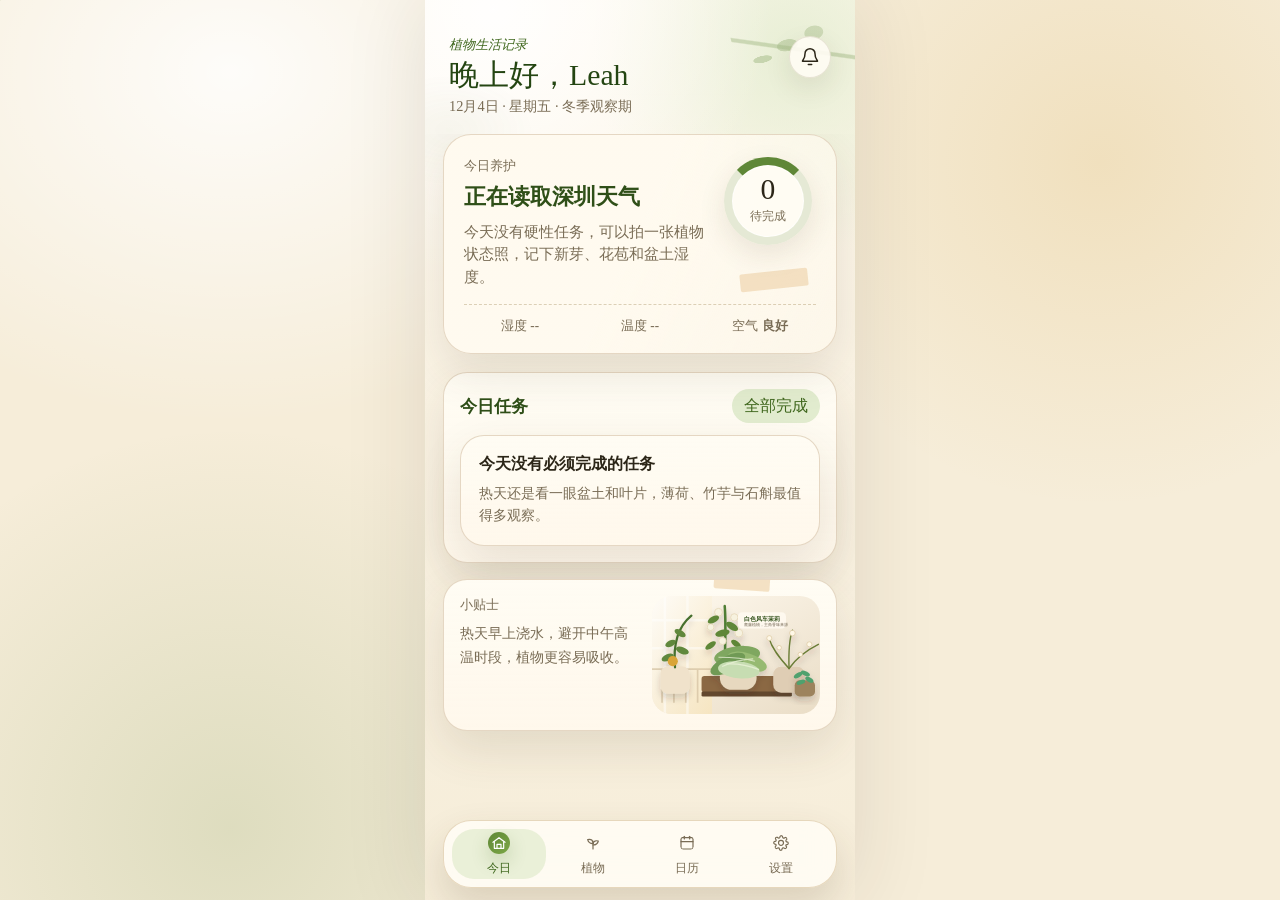
<file: index.html>
<!doctype html>
<html lang="zh-CN">
  <head>
    <meta charset="UTF-8" />
    <meta name="viewport" content="width=device-width, initial-scale=1, viewport-fit=cover" />
    <meta name="theme-color" content="#f7efdf" />
    <meta name="apple-mobile-web-app-capable" content="yes" />
    <meta name="apple-mobile-web-app-status-bar-style" content="default" />
    <title>植物生活记录</title>
    <link rel="manifest" href="./manifest.webmanifest" />
    <link rel="apple-touch-icon" href="./icon.svg" />
    <link rel="stylesheet" href="./styles.css" />
  </head>
  <body>
    <div id="app" class="phone-shell">
      <header class="app-header">
        <div>
          <p class="kicker">植物生活记录</p>
          <h1 id="greetingTitle">你好，Leah</h1>
          <p class="subline" id="dateLine"></p>
        </div>
        <button class="round-button" id="notifyBtn" type="button" aria-label="开启提醒" title="开启提醒">
          <svg viewBox="0 0 24 24" aria-hidden="true">
            <path d="M18 8a6 6 0 1 0-12 0c0 7-3 7-3 9h18c0-2-3-2-3-9"></path>
            <path d="M10 21h4"></path>
          </svg>
        </button>
      </header>

      <main class="app-content">
        <section class="view is-active" id="todayView" aria-label="今日">
          <section class="weather-card">
            <div>
              <p class="card-label">今日养护</p>
              <h2 id="todayTitle"></h2>
              <p id="todayCopy"></p>
            </div>
            <div class="task-ring">
              <span id="dueCount">0</span>
              <small>待完成</small>
            </div>
            <div class="sensor-row">
              <span>湿度 <strong id="humidityText">--</strong></span>
              <span>温度 <strong id="temperatureText">--</strong></span>
              <span>空气 <strong id="airText">--</strong></span>
            </div>
          </section>

          <section class="section-block">
            <div class="section-title">
              <h2>今日任务</h2>
              <button class="link-button" id="completeAllBtn" type="button">全部完成</button>
            </div>
            <div id="taskList" class="task-list"></div>
          </section>

          <section class="notebook-tip">
            <div>
              <p class="card-label">小贴士</p>
              <p id="dailyTip"></p>
            </div>
            <img src="./assets/balcony-preview.svg" alt="法式阳台植物预览" />
          </section>
        </section>

        <section class="view" id="plantsView" aria-label="植物档案">
          <div class="section-title top-title">
            <h2>植物档案</h2>
            <span>5 株阳台成员</span>
          </div>
          <div id="plantList" class="plant-list"></div>
        </section>

        <section class="view" id="calendarView" aria-label="花园日历">
          <div class="calendar-card">
            <div class="calendar-head">
              <button class="plain-icon" id="prevMonthBtn" type="button" aria-label="上个月">‹</button>
              <h2 id="monthLabel"></h2>
              <button class="plain-icon" id="nextMonthBtn" type="button" aria-label="下个月">›</button>
            </div>
            <div class="legend">
              <span><i class="legend-dot today-dot"></i>今天</span>
              <span><i class="legend-dot log-dot"></i>已完成</span>
              <span><i class="legend-dot plan-dot"></i>计划中</span>
            </div>
            <div id="calendarGrid" class="calendar-grid"></div>
          </div>

          <section class="section-block stats-block">
            <div class="section-title">
              <h2>本月养护摘要</h2>
              <span id="statsMonthLabel"></span>
            </div>
            <div id="monthStats" class="stats-grid"></div>
          </section>

          <section class="section-block log-block">
            <div class="section-title">
              <div>
                <h2 id="selectedDateLabel"></h2>
                <p id="selectedDateSub"></p>
              </div>
              <button class="add-button" id="openLogBtn" type="button">+ 记录</button>
            </div>
            <div id="selectedPlan" class="selected-plan"></div>
            <div id="logList" class="log-list"></div>
          </section>
        </section>

        <section class="view" id="settingsView" aria-label="设置">
          <div class="section-title top-title">
            <h2>设置</h2>
            <span>温度、提醒、指南</span>
          </div>
          <div class="settings-stack">
            <label class="setting-row">
              <span>
                <strong>热天模式</strong>
                <small>30-35 度时更频繁检查盆土</small>
              </span>
              <input id="heatMode" type="checkbox" />
            </label>
            <div class="field-row readonly-row">
              <span>植物到家日期</span>
              <strong id="arrivalDateDisplay"></strong>
            </div>
            <div class="field-row readonly-row">
              <span>每日提醒时间</span>
              <strong id="reminderTimeDisplay"></strong>
            </div>
            <div id="guideList" class="guide-list"></div>
            <button class="danger-button" id="resetBtn" type="button">重置所有记录</button>
          </div>
        </section>
      </main>

      <nav class="bottom-nav" aria-label="底部导航">
        <button class="nav-item is-active" data-view="today" type="button">
          <svg viewBox="0 0 24 24" aria-hidden="true"><path d="M3 11 12 4l9 7"></path><path d="M5 10v10h14V10"></path><path d="M9 20v-6h6v6"></path></svg>
          <span>今日</span>
        </button>
        <button class="nav-item" data-view="plants" type="button">
          <svg viewBox="0 0 24 24" aria-hidden="true"><path d="M12 21V9"></path><path d="M12 13c-4 0-7-2-8-6 4-1 7 0 8 4"></path><path d="M12 15c4 0 7-2 8-6-4-1-7 0-8 4"></path></svg>
          <span>植物</span>
        </button>
        <button class="nav-item" data-view="calendar" type="button">
          <svg viewBox="0 0 24 24" aria-hidden="true"><rect x="3" y="4" width="18" height="17" rx="2"></rect><path d="M8 2v4"></path><path d="M16 2v4"></path><path d="M3 10h18"></path></svg>
          <span>日历</span>
        </button>
        <button class="nav-item" data-view="settings" type="button">
          <svg viewBox="0 0 24 24" aria-hidden="true"><path d="M12 15.5A3.5 3.5 0 1 0 12 8a3.5 3.5 0 0 0 0 7.5Z"></path><path d="M19.4 15a1.7 1.7 0 0 0 .34 1.88l.05.05a2 2 0 1 1-2.83 2.83l-.05-.05A1.7 1.7 0 0 0 15 19.4a1.7 1.7 0 0 0-1 .6 1.7 1.7 0 0 0-.4 1.1V21a2 2 0 1 1-4 0v-.08A1.7 1.7 0 0 0 8.5 19.4a1.7 1.7 0 0 0-1.88.34l-.05.05a2 2 0 1 1-2.83-2.83l.05-.05A1.7 1.7 0 0 0 4.6 15a1.7 1.7 0 0 0-.6-1 1.7 1.7 0 0 0-1.1-.4H3a2 2 0 1 1 0-4h.08A1.7 1.7 0 0 0 4.6 8.5a1.7 1.7 0 0 0-.34-1.88l-.05-.05a2 2 0 1 1 2.83-2.83l.05.05A1.7 1.7 0 0 0 9 4.6c.38-.15.7-.36 1-.6a1.7 1.7 0 0 0 .4-1.1V3a2 2 0 1 1 4 0v.08A1.7 1.7 0 0 0 15.5 4.6a1.7 1.7 0 0 0 1.88-.34l.05-.05a2 2 0 1 1 2.83 2.83l-.05.05A1.7 1.7 0 0 0 19.4 9c.15.38.36.7.6 1 .3.25.7.4 1.1.4H21a2 2 0 1 1 0 4h-.08A1.7 1.7 0 0 0 19.4 15Z"></path></svg>
          <span>设置</span>
        </button>
      </nav>

      <div class="modal-overlay" id="logModal">
        <div class="modal-sheet" role="dialog" aria-modal="true" aria-labelledby="modalTitle">
          <div class="modal-handle"></div>
          <h2 id="modalTitle">记录今天的花园</h2>
          <span class="form-label">选择植物</span>
          <div id="plantChips" class="chip-row"></div>
          <span class="form-label">做了什么</span>
          <div id="actionChips" class="chip-row action-row"></div>
          <label class="form-label" for="logNote">备注</label>
          <textarea id="logNote" class="note-input" placeholder="叶片状态、天气、发现的问题..."></textarea>
          <div class="modal-actions">
            <button class="cancel-button" id="closeLogBtn" type="button">取消</button>
            <button class="save-button" id="saveLogBtn" type="button">保存记录</button>
          </div>
        </div>
      </div>
    </div>

    <template id="emptyTaskTemplate">
      <div class="empty-card">
        <strong>今天没有必须完成的任务</strong>
        <p>热天还是看一眼盆土和叶片，薄荷、竹芋与石斛最值得多观察。</p>
      </div>
    </template>

    <script src="./app.js" defer></script>
  </body>
</html>
</file>
<file: styles.css>
:root {
  color-scheme: light;
  --paper: #f6edd9;
  --paper-deep: #e7d7bc;
  --card: #fffaf0;
  --ink: #2c2618;
  --muted: #796c55;
  --line: #ddc9a8;
  --sage: #5f8737;
  --sage-deep: #3f671d;
  --sage-soft: #e2eccf;
  --terra: #c98555;
  --terra-soft: #f4d7bd;
  --sky: #6f9dcb;
  --sky-soft: #dceafa;
  --mint: #46a681;
  --mint-soft: #d8f0e8;
  --gold: #d39c2f;
  --gold-soft: #f8e5b7;
  --lilac: #9180bd;
  --lilac-soft: #e8e2f5;
  --rose: #d06f86;
  --rose-soft: #f5d7dd;
  --shadow: 0 18px 46px rgba(75, 58, 32, 0.12);
  --soft-shadow: 0 10px 28px rgba(68, 50, 26, 0.1);
  font-family: ui-serif, "Songti SC", "Noto Serif SC", "Source Han Serif SC", Georgia, serif;
}

* {
  box-sizing: border-box;
}

body {
  min-height: 100vh;
  margin: 0;
  color: var(--ink);
  background:
    radial-gradient(ellipse at 18% 8%, rgba(255, 255, 255, 0.85), transparent 30%),
    radial-gradient(circle at 86% 18%, rgba(211, 156, 47, 0.16), transparent 26%),
    radial-gradient(circle at 18% 92%, rgba(95, 135, 55, 0.16), transparent 30%),
    linear-gradient(135deg, rgba(95, 135, 55, 0.1) 0 1px, transparent 1px 42px),
    var(--paper);
}

button,
input,
textarea {
  font: inherit;
}

button {
  -webkit-tap-highlight-color: transparent;
}

img {
  display: block;
}

.phone-shell {
  position: relative;
  display: flex;
  width: min(100%, 430px);
  height: 100dvh;
  margin: 0 auto;
  flex-direction: column;
  overflow: hidden;
  background:
    radial-gradient(circle at 16% 1%, rgba(255, 255, 255, 0.92), transparent 29%),
    radial-gradient(circle at 86% 6%, rgba(226, 236, 207, 0.8), transparent 22%),
    linear-gradient(180deg, rgba(255, 250, 240, 0.88), rgba(246, 237, 217, 0.98)),
    repeating-linear-gradient(0deg, transparent 0 30px, rgba(221, 201, 168, 0.18) 31px);
  box-shadow: 0 0 80px rgba(42, 37, 28, 0.11);
}

.phone-shell::before,
.phone-shell::after {
  content: "";
  position: absolute;
  z-index: 0;
  pointer-events: none;
  opacity: 0.48;
}

.phone-shell::before {
  top: 8px;
  right: -30px;
  width: 150px;
  height: 86px;
  background:
    radial-gradient(ellipse at 18% 48%, rgba(95, 135, 55, 0.55) 0 9px, transparent 10px),
    radial-gradient(ellipse at 36% 38%, rgba(95, 135, 55, 0.5) 0 10px, transparent 11px),
    radial-gradient(ellipse at 55% 30%, rgba(95, 135, 55, 0.44) 0 9px, transparent 10px),
    linear-gradient(20deg, transparent 0 48%, rgba(95, 135, 55, 0.52) 49% 51%, transparent 52%);
  transform: rotate(-12deg);
}

.phone-shell::after {
  top: 70px;
  left: -68px;
  width: 185px;
  height: 120px;
  background: radial-gradient(ellipse at center, rgba(105, 121, 66, 0.11), transparent 68%);
  filter: blur(7px);
}

.app-header {
  position: relative;
  z-index: 1;
  display: flex;
  align-items: flex-start;
  justify-content: space-between;
  gap: 14px;
  padding: max(36px, env(safe-area-inset-top)) 24px 18px;
}

.kicker {
  margin: 0 0 4px;
  color: var(--sage-deep);
  font-size: 0.82rem;
  letter-spacing: 0;
  font-style: italic;
}

h1,
h2,
h3,
p {
  margin-top: 0;
}

h1 {
  margin-bottom: 6px;
  color: #244512;
  font-size: 1.86rem;
  font-weight: 500;
  line-height: 1.12;
}

.subline {
  margin-bottom: 0;
  color: var(--muted);
  font-size: 0.9rem;
}

.round-button,
.plain-icon {
  display: grid;
  place-items: center;
  border: 1px solid rgba(120, 99, 57, 0.16);
  color: var(--ink);
  background: rgba(255, 252, 244, 0.9);
  box-shadow: var(--soft-shadow);
}

.round-button {
  width: 42px;
  height: 42px;
  flex: 0 0 42px;
  border-radius: 50%;
}

.round-button svg,
.nav-item svg {
  fill: none;
  stroke: currentColor;
  stroke-linecap: round;
  stroke-linejoin: round;
  stroke-width: 1.8;
}

.round-button svg {
  width: 20px;
  height: 20px;
}

.round-button.is-on {
  color: #fff;
  background: var(--sage);
}

.app-content {
  position: relative;
  z-index: 1;
  flex: 1;
  overflow-y: auto;
  padding: 0 18px 98px;
  -webkit-overflow-scrolling: touch;
}

.view {
  display: none;
}

.view.is-active {
  display: block;
}

.weather-card,
.section-block,
.calendar-card,
.notebook-tip,
.plant-card,
.setting-row,
.field-row,
.guide-card,
.empty-card {
  border: 1px solid rgba(223, 207, 184, 0.8);
  border-radius: 24px;
  background:
    linear-gradient(180deg, rgba(255, 252, 244, 0.95), rgba(255, 248, 235, 0.86)),
    var(--card);
  box-shadow: var(--shadow);
}

.weather-card {
  position: relative;
  display: grid;
  grid-template-columns: 1fr 92px;
  gap: 16px;
  min-height: 210px;
  padding: 22px 20px 18px;
  overflow: hidden;
  border-radius: 28px;
  background:
    linear-gradient(115deg, rgba(255, 250, 239, 0.98) 0 48%, rgba(255, 250, 239, 0.78) 66%, rgba(255, 250, 239, 0.48)),
    url("https://commons.wikimedia.org/wiki/Special:FilePath/Trachelospermum_jasminoides_flower_-_20080828-01.jpg");
  background-position: center right;
  background-size: cover;
}

.weather-card::before {
  content: "";
  position: absolute;
  right: 28px;
  bottom: 64px;
  width: 68px;
  height: 18px;
  border-radius: 2px;
  background: rgba(223, 177, 112, 0.34);
  transform: rotate(-6deg);
}

.card-label {
  margin-bottom: 8px;
  color: var(--muted);
  font-size: 0.84rem;
}

.weather-card h2 {
  margin-bottom: 8px;
  color: #2f4f18;
  font-size: 1.36rem;
  line-height: 1.35;
}

.weather-card p:last-child {
  margin-bottom: 0;
  color: var(--muted);
  font-size: 0.91rem;
  line-height: 1.55;
}

.task-ring {
  display: grid;
  width: 88px;
  height: 88px;
  place-items: center;
  border: 8px solid rgba(95, 135, 55, 0.16);
  border-top-color: var(--sage);
  border-radius: 50%;
  background: rgba(255, 252, 244, 0.9);
  box-shadow: inset 0 0 0 1px rgba(255, 255, 255, 0.62), var(--soft-shadow);
}

.task-ring span {
  margin-bottom: -19px;
  font-size: 1.85rem;
}

.task-ring small {
  align-self: end;
  margin-bottom: 13px;
  color: var(--muted);
  font-size: 0.72rem;
}

.sensor-row {
  display: grid;
  grid-column: 1 / -1;
  grid-template-columns: repeat(3, 1fr);
  gap: 8px;
  padding-top: 12px;
  border-top: 1px dashed rgba(171, 147, 104, 0.42);
  color: var(--muted);
  font-size: 0.82rem;
}

.sensor-row span {
  min-width: 0;
  text-align: center;
}

.section-block {
  margin-top: 18px;
  padding: 16px;
}

.section-title {
  display: flex;
  align-items: center;
  justify-content: space-between;
  gap: 12px;
  margin-bottom: 12px;
}

.section-title h2 {
  margin-bottom: 0;
  color: #2f4f18;
  font-size: 1.08rem;
  font-weight: 600;
}

.section-title span,
.section-title p {
  margin-bottom: 0;
  color: var(--muted);
  font-size: 0.82rem;
}

.top-title {
  margin: 2px 4px 12px;
}

.link-button,
.add-button {
  border: 0;
  border-radius: 999px;
  color: #fff;
  background: var(--sage-soft);
}

.link-button {
  min-height: 34px;
  padding: 0 12px;
  color: var(--sage-deep);
}

.add-button {
  min-height: 36px;
  padding: 0 14px;
  background: var(--sage);
  box-shadow: 0 8px 18px rgba(63, 103, 29, 0.2);
}

.task-list,
.plant-list,
.settings-stack,
.guide-list,
.log-list {
  display: grid;
  gap: 10px;
}

.task-card {
  display: grid;
  grid-template-columns: 58px 1fr;
  gap: 12px;
  align-items: start;
  padding: 10px;
  border: 1px solid rgba(221, 201, 168, 0.45);
  border-radius: 18px;
  background: rgba(255, 252, 244, 0.66);
  box-shadow: 0 8px 18px rgba(75, 58, 32, 0.06);
}

.task-card:last-child {
  border-bottom: 1px solid rgba(221, 201, 168, 0.45);
}

.task-card img,
.task-card .plant-visual {
  width: 58px;
  height: 58px;
  border: 3px solid rgba(255, 252, 244, 0.82);
  border-radius: 16px;
  object-fit: cover;
  box-shadow: var(--soft-shadow);
}

.task-card h3 {
  margin-bottom: 2px;
  font-size: 1rem;
}

.task-card p {
  margin-bottom: 4px;
  color: var(--muted);
  font-size: 0.82rem;
}

.task-meta {
  color: var(--muted);
  font-size: 0.78rem;
}

.check-button {
  width: 30px;
  height: 30px;
  border: 1.5px solid rgba(95, 135, 55, 0.46);
  border-radius: 50%;
  background: rgba(255, 252, 244, 0.8);
}

.task-buttons {
  display: flex;
  grid-column: 2;
  flex-wrap: wrap;
  gap: 7px;
  align-items: center;
  margin-top: -3px;
}

.mini-action {
  min-height: 30px;
  border: 1px solid rgba(42, 37, 28, 0.12);
  border-radius: 999px;
  padding: 0 10px;
  color: var(--sage-deep);
  background: rgba(226, 236, 207, 0.72);
  font-size: 0.75rem;
}

.notebook-tip {
  display: grid;
  grid-template-columns: minmax(0, 1fr) minmax(168px, 44%);
  gap: 16px;
  align-items: stretch;
  margin-top: 16px;
  padding: 16px;
  overflow: hidden;
}

.notebook-tip p:last-child {
  margin-bottom: 0;
  color: var(--muted);
  font-size: 0.9rem;
  line-height: 1.65;
}

.notebook-tip img {
  width: 100%;
  aspect-ratio: 16 / 10;
  height: auto;
  min-height: 118px;
  border-radius: 20px;
  object-fit: cover;
  object-position: center top;
}

.notebook-tip {
  position: relative;
}

.notebook-tip::before {
  content: "";
  position: absolute;
  top: -8px;
  right: 66px;
  width: 56px;
  height: 18px;
  border-radius: 2px;
  background: rgba(223, 177, 112, 0.36);
  transform: rotate(4deg);
}

.plant-card {
  overflow: hidden;
  position: relative;
}

.plant-card::after {
  content: "";
  position: absolute;
  top: 12px;
  right: 13px;
  width: 44px;
  height: 44px;
  border-radius: 50%;
  background: radial-gradient(circle, rgba(95, 135, 55, 0.1), transparent 68%);
}

.plant-head {
  display: grid;
  grid-template-columns: 92px 1fr;
  gap: 14px;
  align-items: center;
  padding: 14px;
}

.plant-head img,
.plant-head .plant-visual {
  width: 92px;
  height: 92px;
  border: 4px solid rgba(255, 252, 244, 0.9);
  border-radius: 22px;
  object-fit: cover;
  box-shadow: var(--soft-shadow);
}

.plant-head h3 {
  margin-bottom: 4px;
  color: #2f4f18;
  font-size: 1.18rem;
}

.latin {
  margin-bottom: 8px;
  color: var(--muted);
  font-size: 0.78rem;
  font-style: italic;
}

.badge-row,
.chip-row,
.calendar-items,
.selected-plan {
  display: flex;
  flex-wrap: wrap;
  gap: 7px;
}

.badge,
.pill,
.chip {
  border-radius: 999px;
  font-size: 0.76rem;
}

.badge {
  padding: 5px 9px;
  box-shadow: inset 0 0 0 1px rgba(255, 255, 255, 0.35);
}

.safe {
  color: #345a25;
  background: var(--sage-soft);
}

.warn {
  color: #87412a;
  background: var(--terra-soft);
}

.info {
  color: #294e72;
  background: var(--sky-soft);
}

.neutral {
  color: #584875;
  background: var(--lilac-soft);
}

.plant-body {
  padding: 0 14px 14px;
}

.plant-body p {
  color: var(--muted);
  font-size: 0.88rem;
  line-height: 1.62;
}

.care-grid {
  display: grid;
  grid-template-columns: repeat(2, 1fr);
  gap: 12px;
  margin: 18px 0;
}

.care-cell {
  min-height: 72px;
  padding: 12px;
  border: 1px solid rgba(221, 201, 168, 0.38);
  border-radius: 18px;
  background: rgba(255, 252, 244, 0.62);
  box-shadow: 0 7px 16px rgba(75, 58, 32, 0.04);
}

.care-cell small {
  display: block;
  margin-bottom: 4px;
  color: var(--muted);
}

.care-cell strong {
  font-size: 0.9rem;
}

.repot-box {
  margin-top: 6px;
  padding: 14px;
  border-radius: 18px;
  color: #6f3f20;
  background: linear-gradient(135deg, rgba(248, 229, 183, 0.92), rgba(244, 215, 189, 0.7));
  font-size: 0.86rem;
  line-height: 1.55;
}

.calendar-items {
  margin-top: 14px;
  row-gap: 9px;
}

.quick-edit,
.fact-grid {
  display: grid;
  grid-template-columns: repeat(2, minmax(0, 1fr));
  gap: 10px;
  margin-top: 10px;
}

.param-summary {
  margin-top: 18px;
  border: 1px solid rgba(95, 135, 55, 0.22);
  border-radius: 18px;
  padding: 12px;
  background: rgba(247, 250, 235, 0.72);
}

.summary-title {
  color: var(--sage-deep);
  font-size: 0.9rem;
  font-weight: 600;
}

.fact-grid div {
  min-height: 54px;
  border-radius: 14px;
  padding: 9px 10px;
  background: rgba(255, 252, 244, 0.68);
}

.mini-field,
.fact-grid small {
  display: grid;
  gap: 5px;
  color: var(--muted);
  font-size: 0.76rem;
}

.fact-grid strong {
  display: block;
  margin-top: 5px;
  font-size: 0.9rem;
}

.mini-field input,
.field-row input,
.readonly-row strong {
  width: 100%;
  min-height: 36px;
  border: 1px solid rgba(42, 37, 28, 0.12);
  border-radius: 14px;
  padding: 0 10px;
  color: var(--ink);
  background: rgba(255, 252, 244, 0.84);
}

.readonly-row strong {
  display: inline-flex;
  align-items: center;
  justify-content: center;
  font-weight: 500;
}

.calendar-card {
  padding: 16px;
  background:
    linear-gradient(180deg, rgba(255, 252, 244, 0.95), rgba(255, 248, 235, 0.9)),
    radial-gradient(circle at 92% 7%, rgba(95, 135, 55, 0.12), transparent 25%);
}

.calendar-head {
  display: flex;
  align-items: center;
  justify-content: space-between;
}

.calendar-head h2 {
  margin-bottom: 0;
  font-size: 1.28rem;
  font-weight: 500;
}

.plain-icon {
  width: 34px;
  height: 34px;
  border-radius: 50%;
  font-size: 1.45rem;
}

.legend {
  display: flex;
  flex-wrap: wrap;
  gap: 12px;
  margin: 12px 0;
  color: var(--muted);
  font-size: 0.76rem;
}

.legend span {
  display: inline-flex;
  align-items: center;
  gap: 5px;
}

.legend-dot {
  width: 8px;
  height: 8px;
  border-radius: 50%;
}

.today-dot {
  background: var(--terra);
}

.log-dot {
  background: var(--sage);
}

.plan-dot {
  border: 1.5px solid var(--sky);
  background: transparent;
}

.calendar-grid {
  display: grid;
  grid-template-columns: repeat(7, 1fr);
  gap: 4px;
}

.dow,
.day {
  display: grid;
  place-items: center;
  min-height: 38px;
}

.dow {
  color: var(--muted);
  font-size: 0.75rem;
}

.day {
  position: relative;
  border: 0;
  border-radius: 14px;
  color: var(--ink);
  background: transparent;
}

.day.other {
  color: rgba(118, 107, 90, 0.38);
}

.day.today {
  color: #fff;
  background: linear-gradient(135deg, var(--sage), #7aa344);
  box-shadow: 0 8px 18px rgba(63, 103, 29, 0.18);
}

.day.selected:not(.today) {
  background: rgba(248, 229, 183, 0.72);
  box-shadow: inset 0 0 0 1px rgba(211, 156, 47, 0.22);
}

.day .marks {
  position: absolute;
  bottom: 4px;
  display: flex;
  gap: 2px;
}

.mark {
  width: 5px;
  height: 5px;
  border-radius: 50%;
  background: var(--sage);
}

.mark.plan {
  border: 1.4px solid var(--sky);
  background: transparent;
}

.mark.log {
  background: var(--sage);
}

.stats-block {
  margin-top: 12px;
}

.stats-grid {
  display: grid;
  grid-template-columns: repeat(2, minmax(0, 1fr));
  gap: 9px;
}

.stat-card {
  min-height: 68px;
  border: 1px solid rgba(221, 201, 168, 0.38);
  border-radius: 18px;
  padding: 11px;
  background: rgba(255, 252, 244, 0.66);
}

.stat-card small {
  display: block;
  margin-bottom: 6px;
  color: var(--muted);
  font-size: 0.74rem;
}

.stat-card strong {
  font-size: 1.05rem;
}

.log-block {
  margin-bottom: 20px;
}

.selected-plan {
  margin-bottom: 8px;
}

.pill {
  padding: 7px 11px;
  color: #2f3d4a;
  background: var(--sky-soft);
  box-shadow: inset 0 0 0 1px rgba(255, 255, 255, 0.44);
}

.pill.feed {
  color: #684812;
  background: var(--gold-soft);
}

.pill.repot {
  color: #345a25;
  background: var(--sage-soft);
}

.log-item {
  display: grid;
  grid-template-columns: 8px 1fr auto;
  gap: 10px;
  align-items: start;
  padding: 11px;
  border: 1px solid rgba(221, 201, 168, 0.36);
  border-radius: 16px;
  background: rgba(255, 252, 244, 0.58);
}

.log-item:last-child {
  border-bottom: 1px solid rgba(221, 201, 168, 0.36);
}

.log-color {
  width: 8px;
  height: 42px;
  border-radius: 999px;
}

.log-item h3 {
  margin-bottom: 3px;
  font-size: 0.92rem;
}

.log-item p {
  margin-bottom: 0;
  color: var(--muted);
  font-size: 0.82rem;
  line-height: 1.45;
}

.delete-log {
  border: 0;
  color: var(--muted);
  background: transparent;
}

.setting-row,
.field-row {
  display: flex;
  align-items: center;
  justify-content: space-between;
  gap: 14px;
  padding: 14px;
  background: rgba(255, 252, 244, 0.72);
}

.setting-row small {
  display: block;
  margin-top: 4px;
  color: var(--muted);
  font-size: 0.8rem;
}

.setting-row input {
  width: 48px;
  height: 28px;
  accent-color: var(--sage);
}

.field-row {
  display: grid;
  grid-template-columns: 1fr 150px;
}

.field-row span {
  color: var(--muted);
}

.guide-card {
  padding: 15px;
  background: rgba(255, 252, 244, 0.72);
}

.guide-card h3 {
  margin-bottom: 8px;
  font-size: 0.98rem;
}

.guide-card p,
.guide-card li {
  color: var(--muted);
  font-size: 0.86rem;
  line-height: 1.6;
}

.guide-card ul {
  margin: 0;
  padding-left: 18px;
}

.danger-button {
  min-height: 42px;
  border: 1px solid rgba(192, 82, 82, 0.25);
  border-radius: 14px;
  color: #8a3a3a;
  background: #f7dfdc;
}

.bottom-nav {
  position: absolute;
  z-index: 20;
  right: 18px;
  bottom: max(12px, env(safe-area-inset-bottom));
  left: 18px;
  display: grid;
  grid-template-columns: repeat(4, 1fr);
  padding: 8px 8px;
  border: 1px solid rgba(221, 201, 168, 0.72);
  border-radius: 28px;
  background: rgba(255, 252, 244, 0.9);
  backdrop-filter: blur(14px);
  box-shadow: 0 18px 38px rgba(75, 58, 32, 0.16);
}

.nav-item {
  display: grid;
  gap: 3px;
  place-items: center;
  min-height: 50px;
  border-radius: 22px;
  border: 0;
  color: var(--muted);
  background: transparent;
}

.nav-item svg {
  width: 22px;
  height: 22px;
  padding: 3px;
  border-radius: 50%;
}

.nav-item span {
  font-size: 0.72rem;
}

.nav-item.is-active {
  color: var(--sage-deep);
  background: rgba(226, 236, 207, 0.72);
}

.nav-item.is-active svg {
  color: #fff;
  background: linear-gradient(135deg, var(--sage), #7ca746);
  box-shadow: 0 8px 18px rgba(63, 103, 29, 0.22);
}

.modal-overlay {
  position: absolute;
  inset: 0;
  z-index: 30;
  display: flex;
  align-items: flex-end;
  background: rgba(42, 37, 28, 0.34);
  opacity: 0;
  pointer-events: none;
  transition: opacity 0.2s ease;
}

.modal-overlay.open {
  opacity: 1;
  pointer-events: auto;
}

.modal-sheet {
  width: 100%;
  padding: 18px 18px max(24px, env(safe-area-inset-bottom));
  border-radius: 22px 22px 0 0;
  background:
    radial-gradient(circle at 92% 0, rgba(226, 236, 207, 0.8), transparent 28%),
    var(--card);
  transform: translateY(100%);
  transition: transform 0.24s ease;
}

.modal-overlay.open .modal-sheet {
  transform: translateY(0);
}

.modal-handle {
  width: 38px;
  height: 4px;
  margin: 0 auto 16px;
  border-radius: 999px;
  background: var(--line);
}

.modal-sheet h2 {
  margin-bottom: 16px;
  font-size: 1.16rem;
}

.form-label {
  display: block;
  margin: 11px 0 7px;
  color: var(--muted);
  font-size: 0.78rem;
}

.chip {
  min-height: 32px;
  padding: 0 12px;
  border: 1px solid rgba(42, 37, 28, 0.12);
  color: var(--ink);
  background: rgba(255, 252, 244, 0.82);
}

.chip.selected {
  color: #fff;
  border-color: var(--sage);
  background: var(--sage);
}

.action-row .chip.selected {
  border-color: var(--terra);
  background: var(--terra);
}

.note-input {
  width: 100%;
  min-height: 78px;
  border: 1px solid rgba(42, 37, 28, 0.12);
  border-radius: 14px;
  padding: 12px;
  resize: none;
  color: var(--ink);
  background: rgba(255, 252, 244, 0.84);
}

.modal-actions {
  display: grid;
  grid-template-columns: 1fr 1.6fr;
  gap: 10px;
  margin-top: 12px;
}

.cancel-button,
.save-button {
  min-height: 44px;
  border-radius: 14px;
}

.cancel-button {
  border: 1px solid rgba(42, 37, 28, 0.12);
  color: var(--muted);
  background: transparent;
}

.save-button {
  border: 0;
  color: #fff;
  background: linear-gradient(135deg, var(--sage), #7ca746);
  box-shadow: 0 10px 22px rgba(63, 103, 29, 0.22);
}

.empty-card {
  padding: 18px;
}

.empty-card p {
  margin: 8px 0 0;
  color: var(--muted);
  font-size: 0.86rem;
  line-height: 1.6;
}

.toast {
  position: absolute;
  right: 18px;
  bottom: 92px;
  left: 18px;
  z-index: 50;
  padding: 12px 14px;
  border-radius: 999px;
  color: #fff;
  background: var(--ink);
  text-align: center;
  opacity: 0;
  transform: translateY(16px);
  transition: opacity 0.2s ease, transform 0.2s ease;
}

.toast.show {
  opacity: 1;
  transform: translateY(0);
}

@media (max-width: 370px) {
  .weather-card,
  .notebook-tip {
    grid-template-columns: 1fr;
  }

  .task-ring {
    width: 76px;
    height: 76px;
  }

  .care-grid,
  .quick-edit,
  .fact-grid,
  .field-row {
    grid-template-columns: 1fr;
  }
}
</file>
